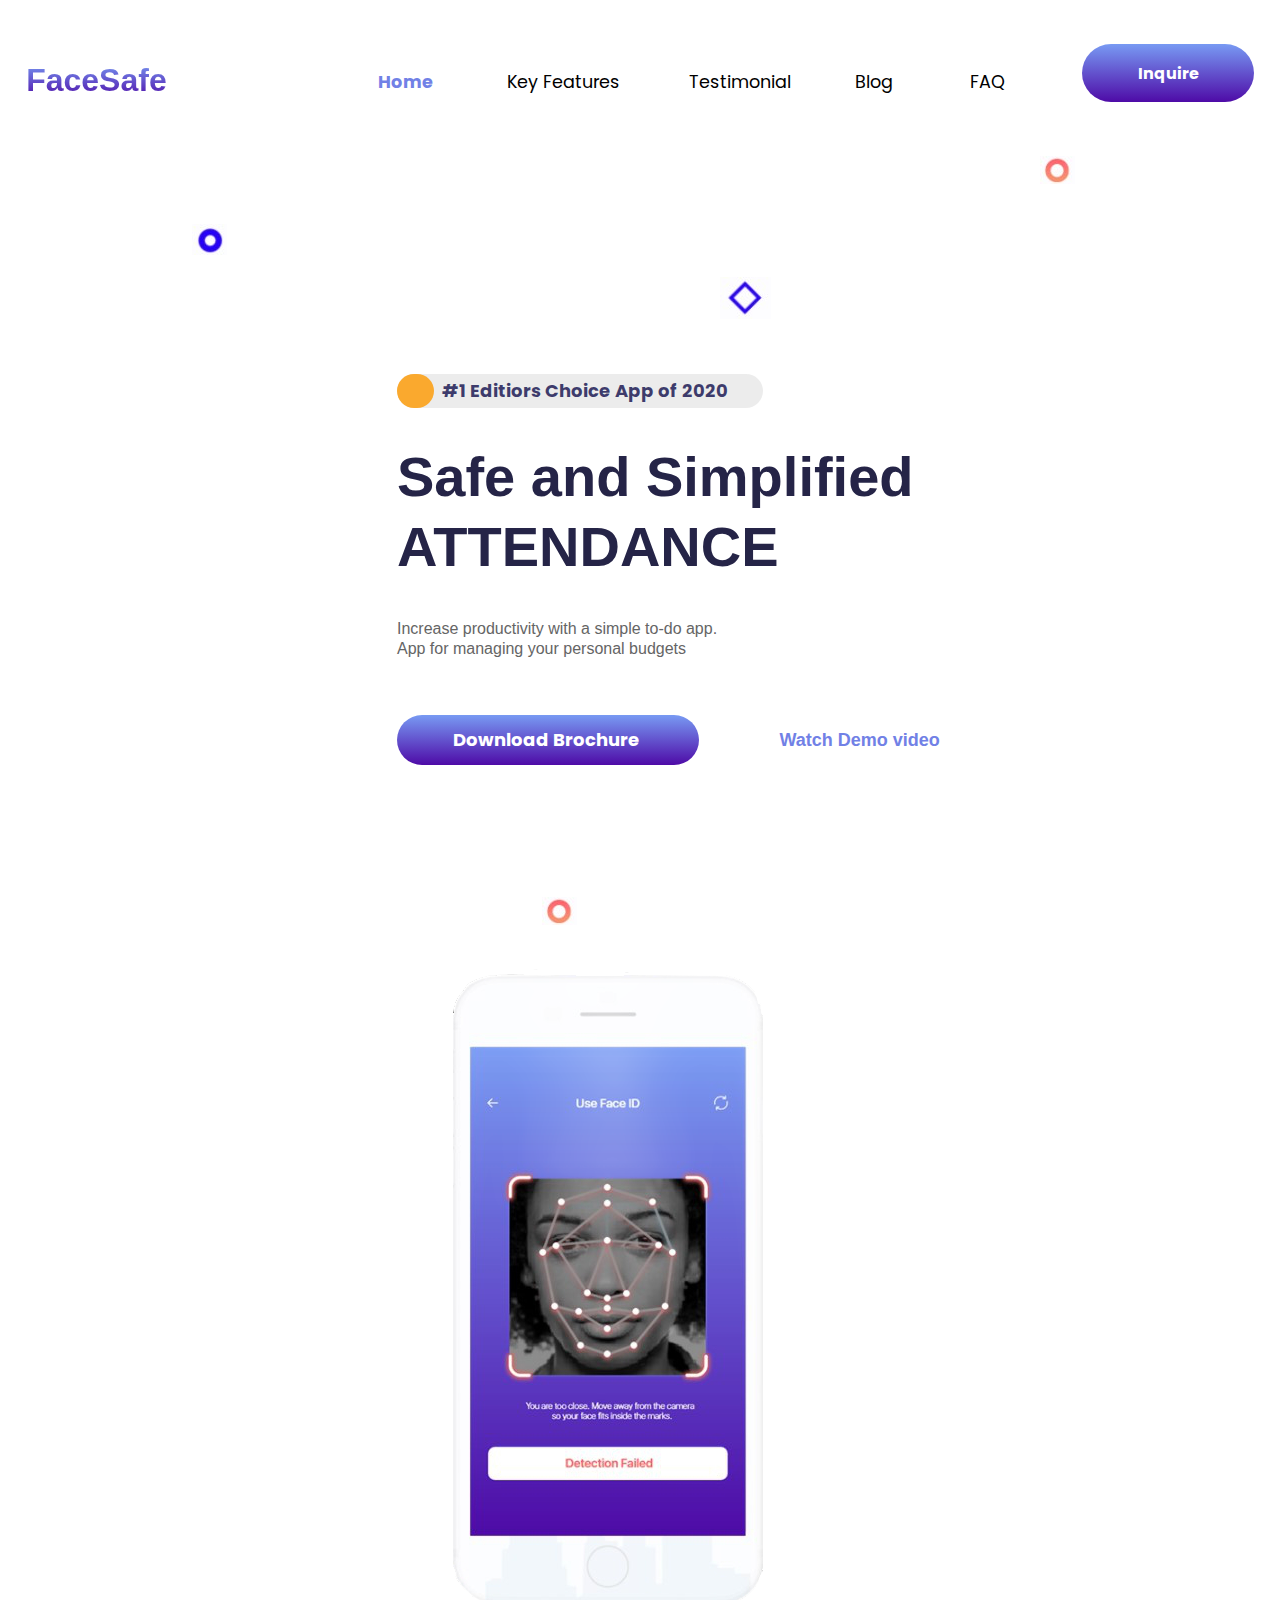
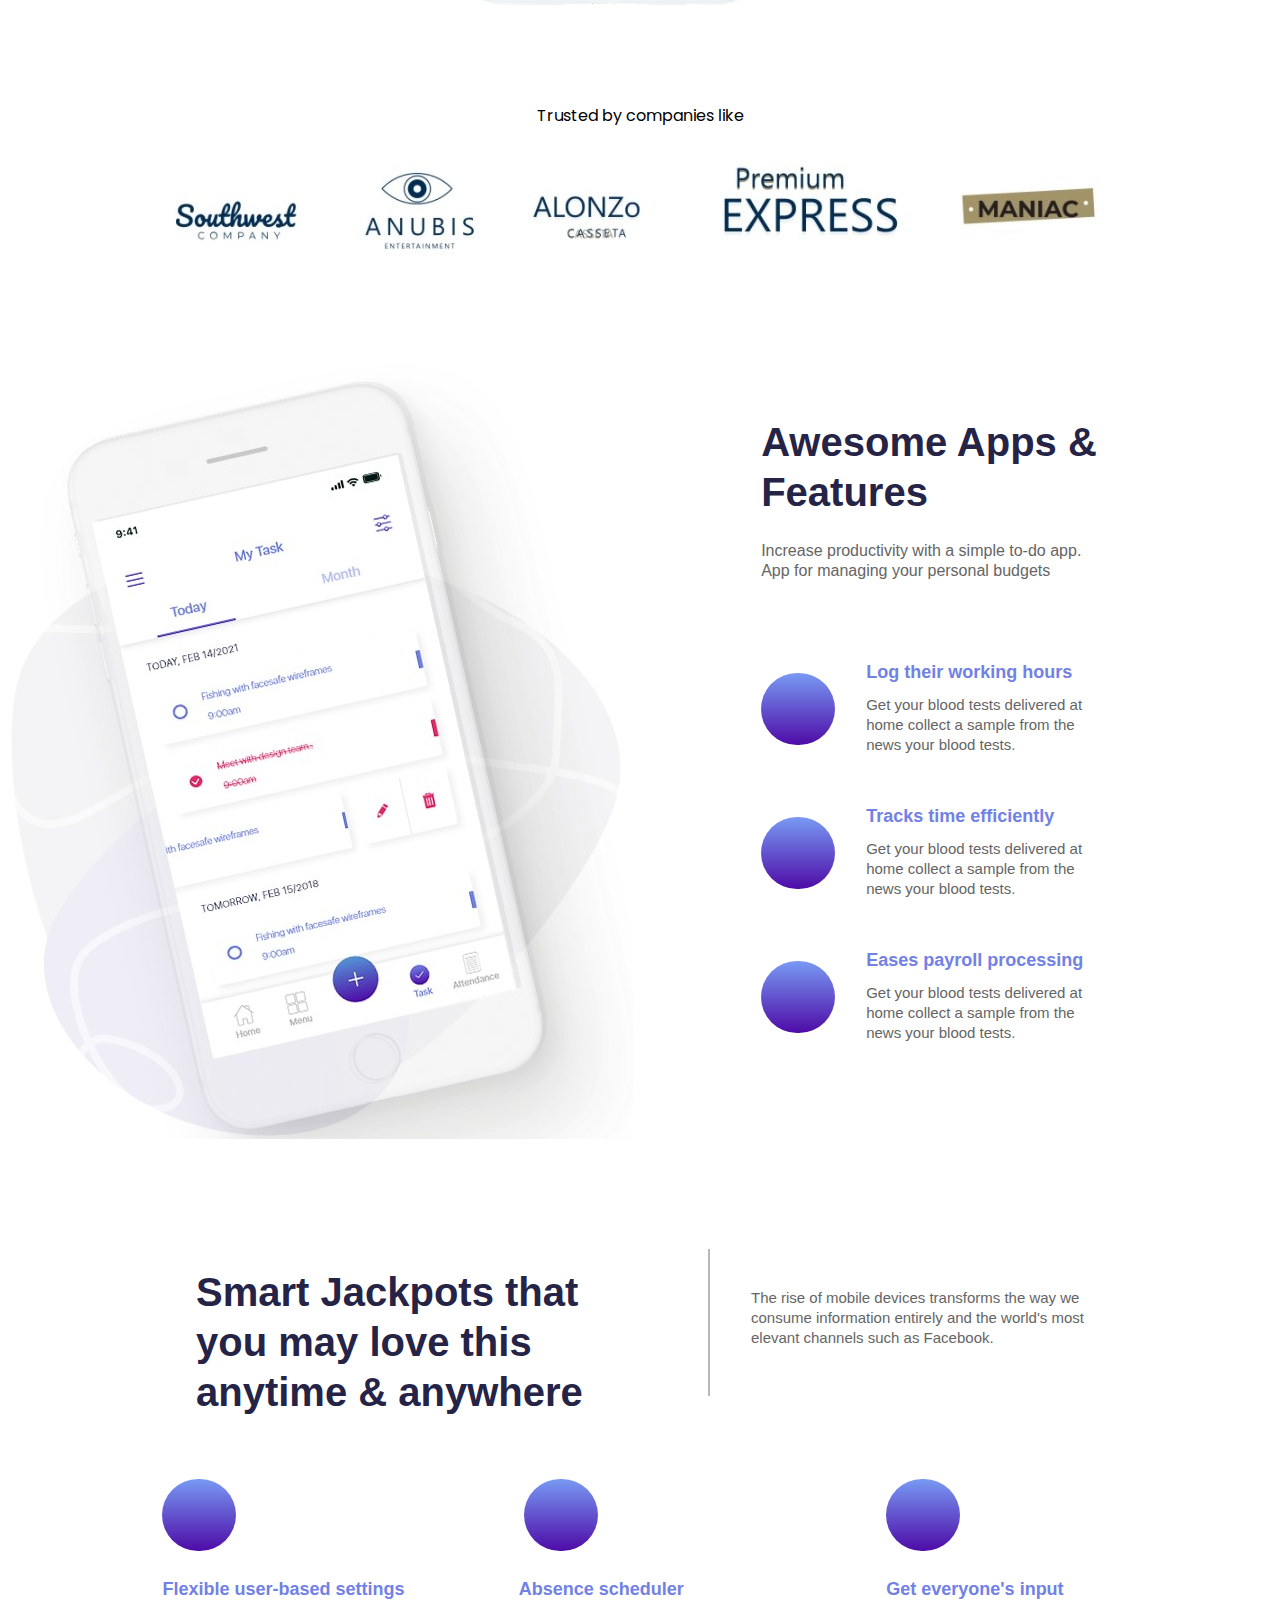
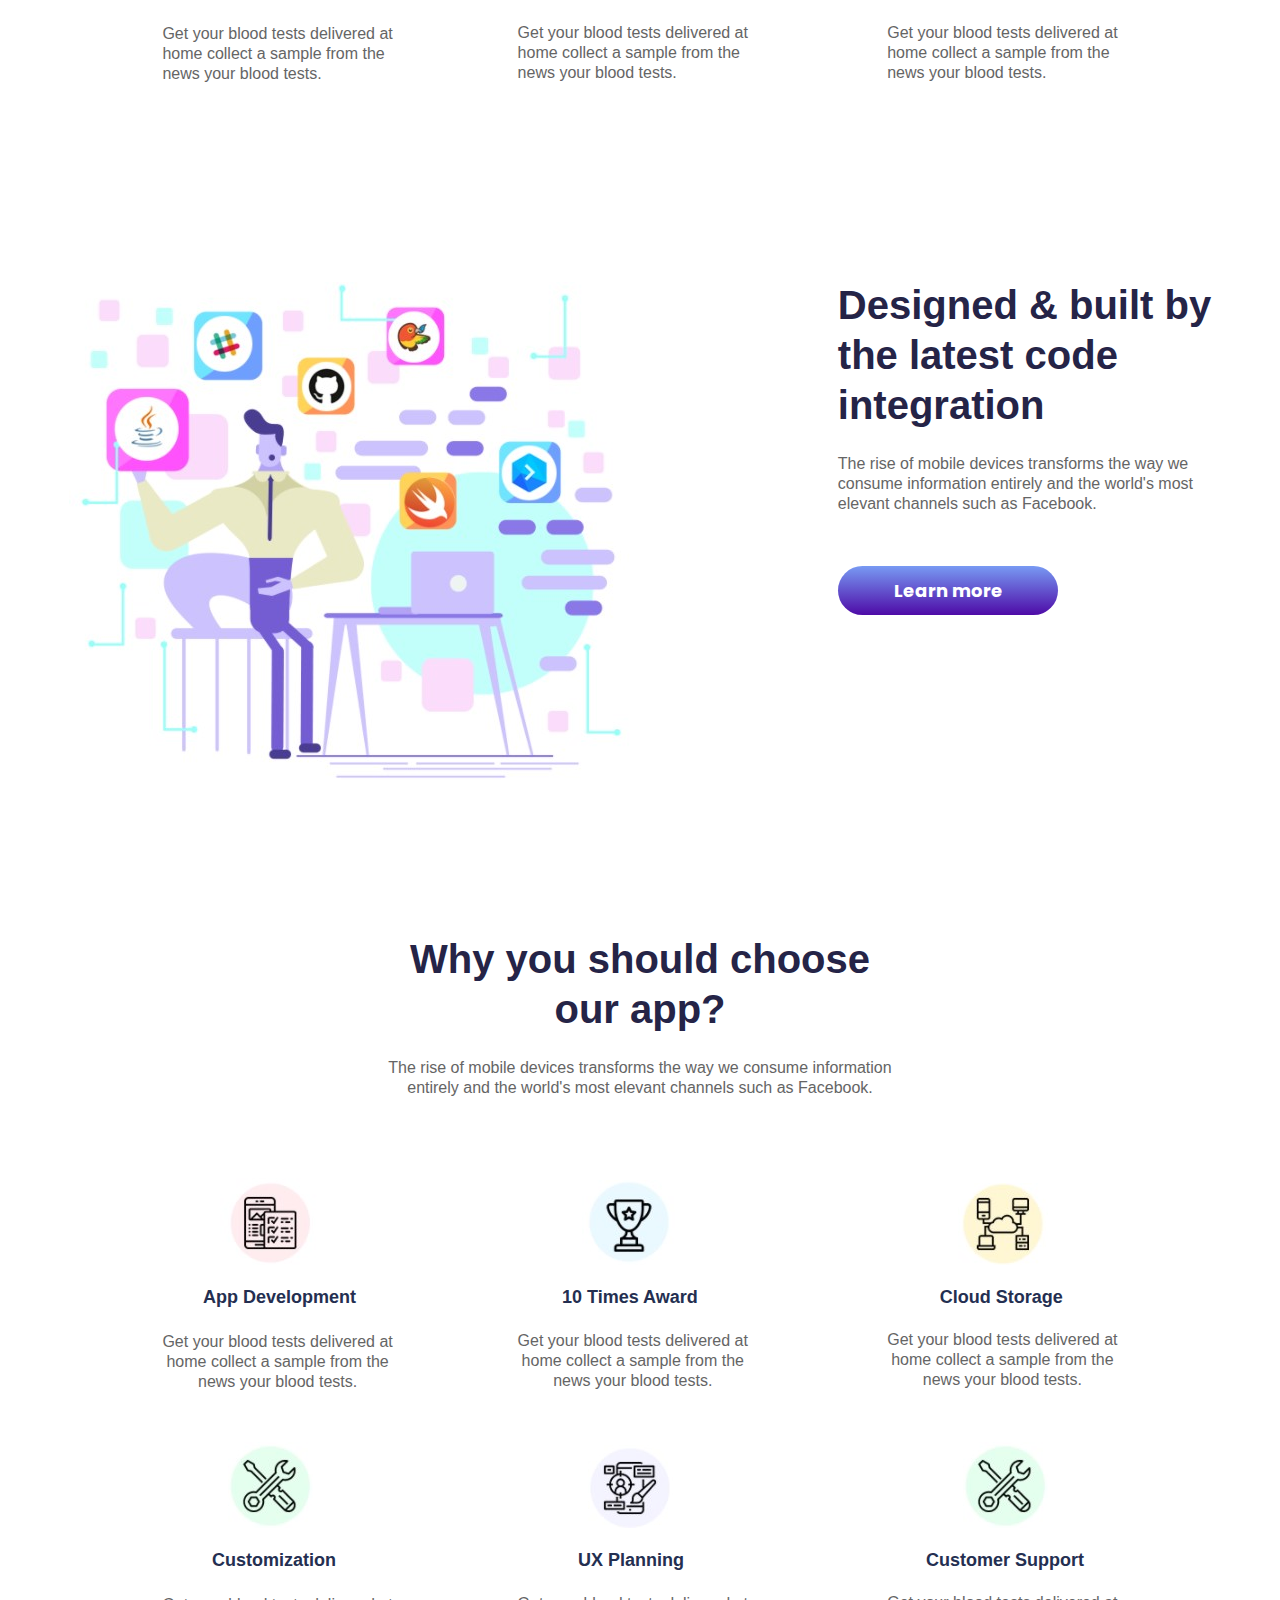
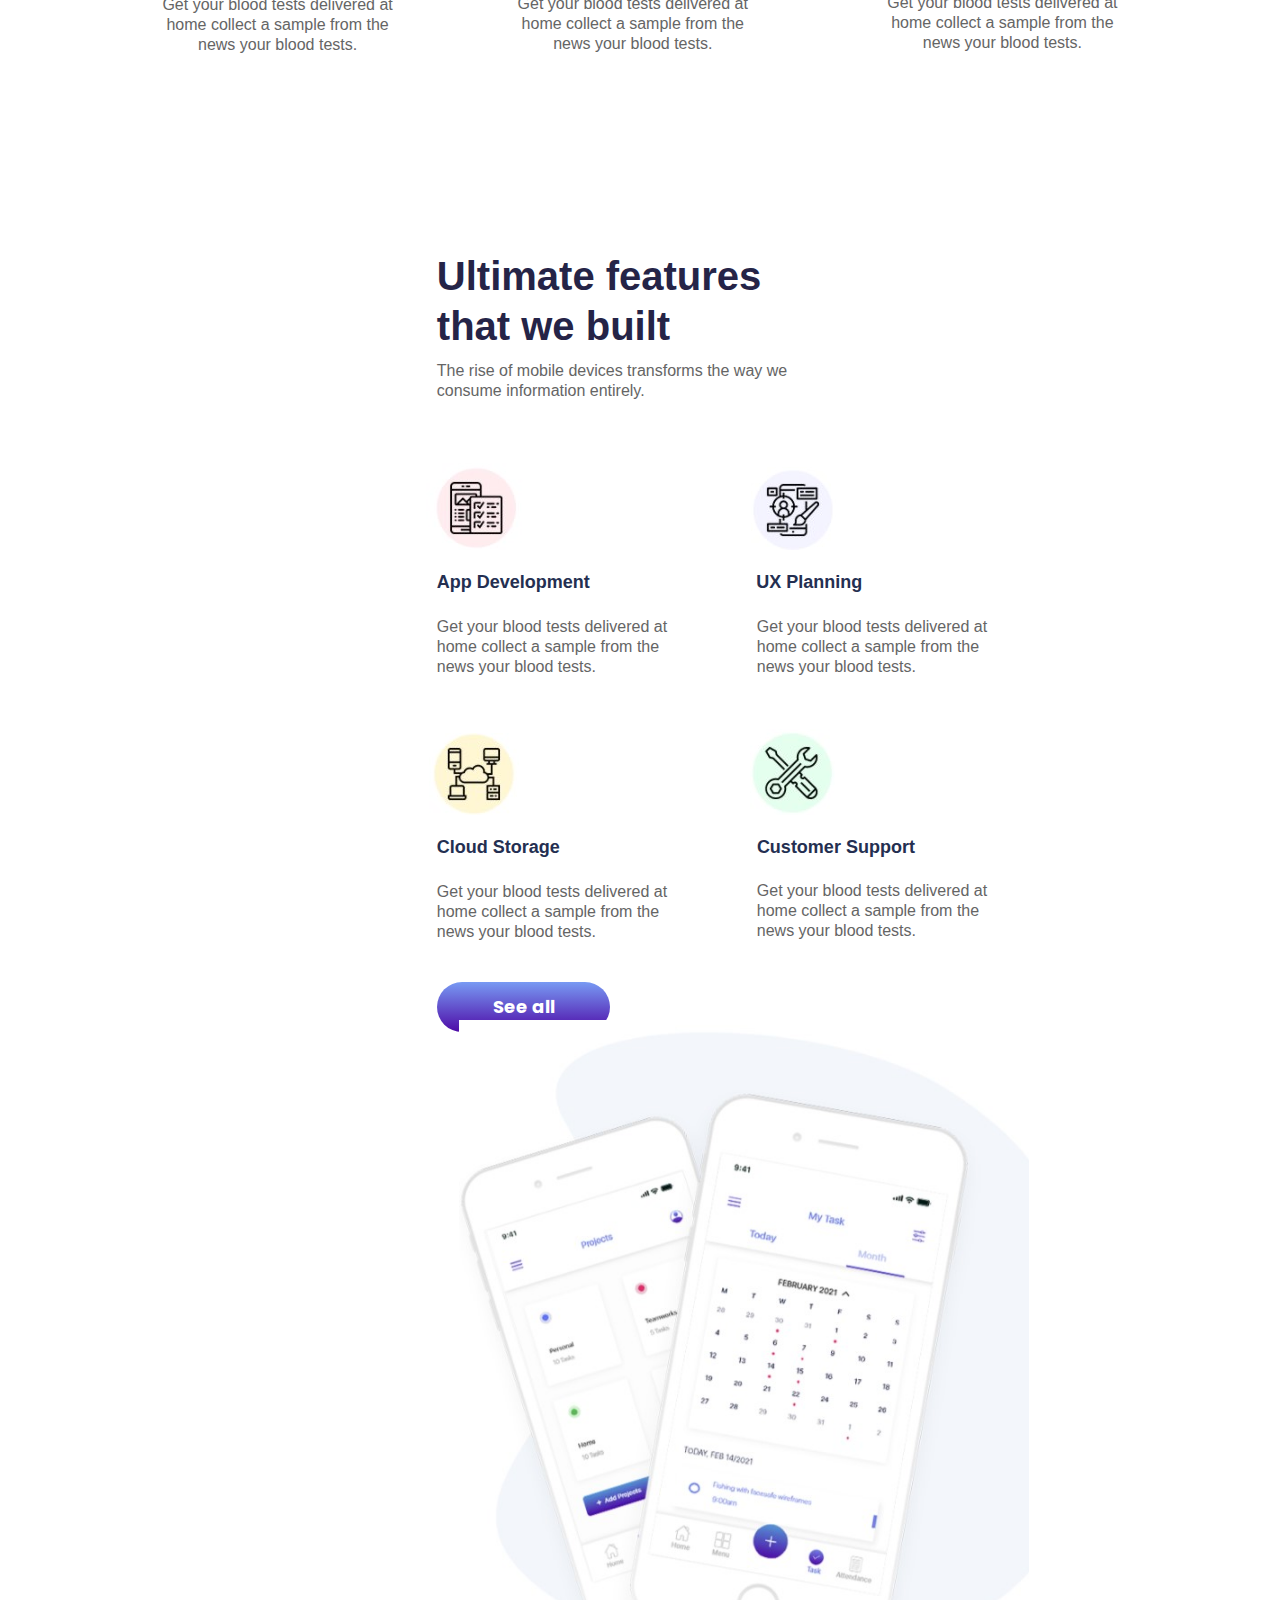
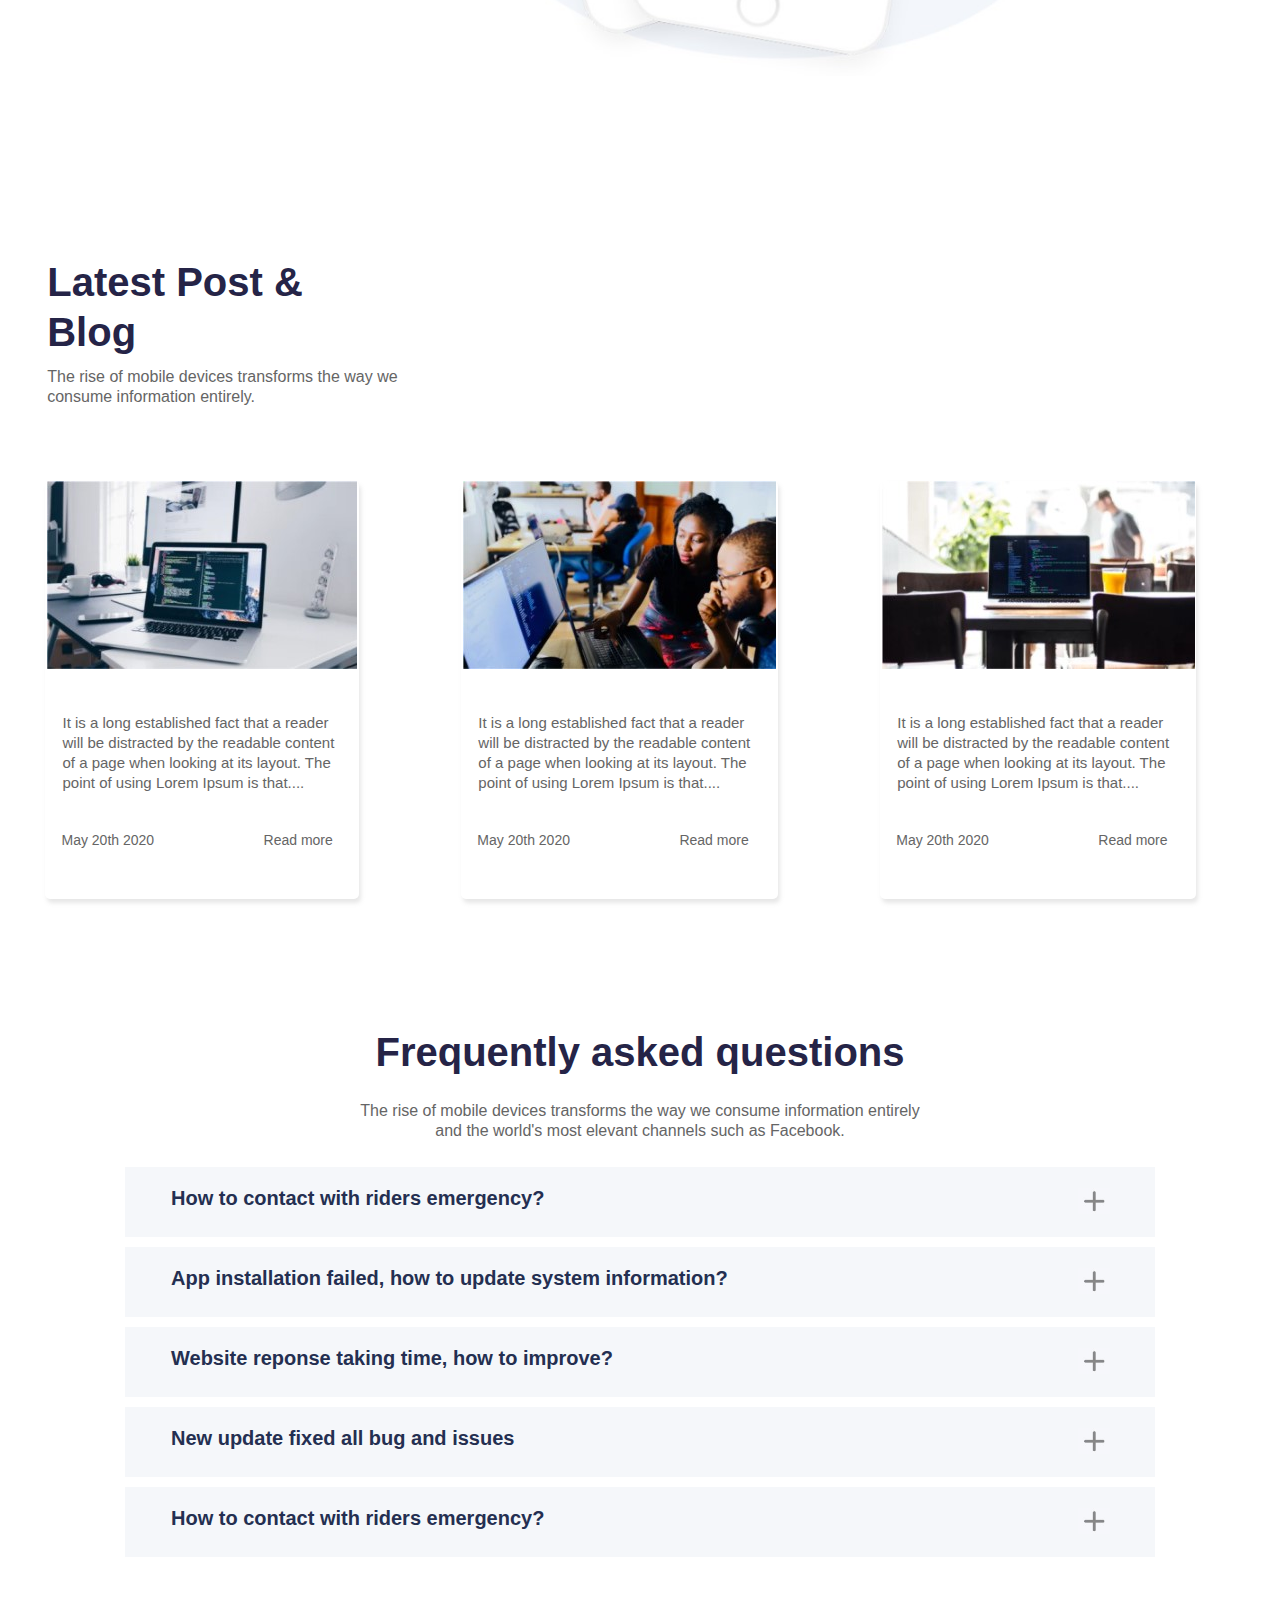
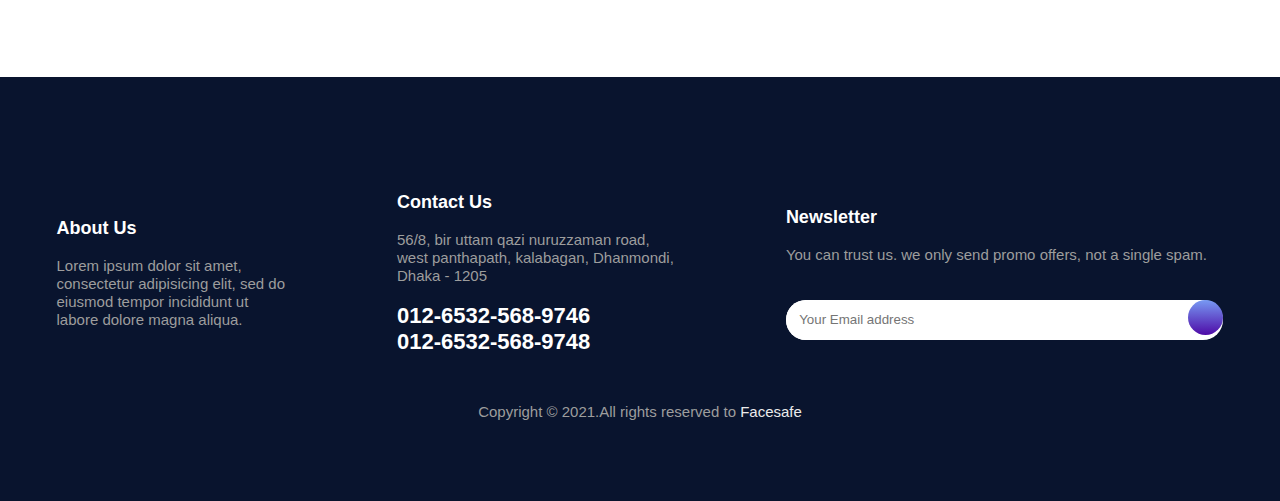
<file: AI/test/index.html>
<!DOCTYPE html>

<head>
    <title>
        Facesafe
    </title>

    <link href="css/style.css" rel="stylesheet" type="text/css" media="all">
    <link rel="stylesheet" type="text/css" href="https://fonts.googleapis.com/css?family=Poppins" />
    <script src="https://ajax.googleapis.com/ajax/libs/jquery/3.5.1/jquery.min.js"></script>
    <meta name="viewport" content="width=device-width, initial-scale=1.0">
    <script>
        // $(document).ready(function () {
        //     $("#whole").hide();
        //     $("#plus").click(function () {
        //         $("#whole").show();
        //         $("#plus").hide();

        //     });
        // });

        // $(document).ready(function () {
        //     $("#minus").click(function () {
        //         $("#whole").hide();
        //         $("#plus").show();

        //     });
        // });

        $(document).ready(function () {
            $(".whole").hide();
            $(".btn_p").click(function () {
                $(this).siblings(".whole").show();
                $(this).hide();
            });
        });

        $(document).ready(function () {
            $(".btn_m").click(function () {
                $(".whole").hide();
                $(".btn_p").show();
            });
        });
    </script>
</head>


<body class="Rectangle-4" style="font-family: 'Montserrat', sans-serif;">
    <div class="navi">
        <a href="#" style="text-decoration: none;" class="Gradient-Overlay">FaceSafe</a>
        <a href="#" style="text-decoration: none;" class="Home" id="active">Home</a>
        <a href="#" style="text-decoration: none;" class="Key-Features">Key Features</a>
        <a href="#" style="text-decoration: none;" class="Testimonial">Testimonial</a>
        <a href="#" style="text-decoration: none;" class="Blog">Blog</a>
        <a href="#" style="text-decoration: none;" class="FAQ">FAQ</a>

        <span class="Rectangle-1">
            <a href="#" class="Inquire">Inquire</a>
        </span>
    </div>
    <br><br><br>

    <!---------------------------------------------------------------------------------------------------------------------------------------------------------------->

    <img src="img/d3.jpg" style="margin-left: 65em;">
    <br><br><br>

    <img src="img/d1.jpg" style="margin-left: 12em;">
    <br><br>

    <img src="img/d2.jpg" style="margin-left: 45em;">
    <br><br><br><br>

    <!---------------------------------------------------------------------------------------------------------------------------------------------------------------->

    <div class="Vector-Smart-Object">
        <div style="margin-top: 10em;">
            <span class="Rectangle-x">
                <span class="Rectangle-x2"></span>
                <span class="Choice">&nbsp&nbsp#1 Editiors Choice App of 2020</span>
            </span>

            <h1 class="head1">Safe and Simplified<br>ATTENDANCE</h1>
            <h2 class="head2" style="line-height: 20px;">Increase productivity with a simple to-do app.<br> App for
                managing
                your personal budgets</h2>
            <br><br><br>

            <span class="Rectangle-y">
                <a href="#" class="down">Download Brochure</a>
            </span>

            <a href="#" class="demo">Watch Demo video</a href="#">
            <br><br><br><br><br><br><br><br><br>
            <img src="img/d3.jpg" style="margin-left: 15em;">
        </div>
        <div>
            <img src="img/phone.png" style="float: right; margin-right: 4em; margin-top: 2.5em;">
        </div>
    </div>

    <!---------------------------------------------------------------------------------------------------------------------------------------------------------------->

    <h3 class="head3" style="margin-top: 6em;">Trusted by companies like</h3>

    <div style="display: flex; flex: 0 0 100%; justify-content: center; ">
        <img src="img/companies.jpg">
    </div>
    <p><br><br><br></p>

    <!---------------------------------------------------------------------------------------------------------------------------------------------------------------->

    <div class="SmartJ" style="margin-left: -12em;">
        <img src="img/phone2.jpg" style="float:left;  max-width: 50%;">

        <div style=" margin-bottom: 5em;">
            <h4 class="head4">Awesome Apps &<br>Features</h4>
            <h5 class="head2" style="margin-left: 0; line-height: 20px;">Increase productivity with a simple to-do
                app.<br>
                App for managing
                your personal budgets</h5>
            <br><br><br>

            <div>
                <span class="demo2">Log their working hours</span><br>
                <span class="Rectangle-z2"></span>
                <p class="head2" style="font-size: 15px; line-height: 20px; margin-top: 0.8em; margin-left: 105px;">Get
                    your
                    blood tests
                    delivered at<br>home
                    collect a sample from the <br>news your blood tests.</p>
            </div><br><br>

            <div>
                <span class="demo2">Tracks time efficiently</span><br>
                <span class="Rectangle-z2"></span>
                <p class="head2" style="font-size: 15px; line-height: 20px; margin-top: 0.8em; margin-left: 105px;">Get
                    your
                    blood tests
                    delivered at<br>home
                    collect a
                    sample from the <br>news your blood tests.</p>
            </div><br><br>

            <div>
                <span class="demo2">Eases payroll processing</span><br>
                <span class="Rectangle-z2"></span>
                <p class="head2" style="font-size: 15px; line-height: 20px; margin-top: 0.8em; margin-left: 105px;">Get
                    your
                    blood tests
                    delivered at<br>home
                    collect a
                    sample from the <br>news your blood tests.</p>
            </div>
        </div>
    </div>

    <!---------------------------------------------------------------------------------------------------------------------------------------------------------------->

    <div class="SmartJ2">
        <div>
            <h7 class="head4" style="line-height: 50px;">Smart Jackpots that<br>you may love this<br>anytime & anywhere
            </h7>
            <div class="line"></div>
            <p class="head2" style="font-size: 15px; margin-left: 37em; margin-top: -7.2em; line-height: 20px;">The rise
                of
                mobile devices
                transforms the way we
                <br>consume information entirely and the world's most
                <br>elevant channels such as Facebook.
            </p>
            <br><br><br><br><br><br><br>
        </div>
        <div>
            <span class="Rectangle-z2"></span>
            <span class="Rectangle-z2" style="margin-left: 18em;"></span>
            <span class="Rectangle-z2" style="margin-left: 18em;"></span>
            <br><br><br><br><br>

            <span class="demo">Flexible user-based settings</span>
            <span class="demo" style="margin-left: 6.1em;">Absence scheduler</span>
            <span class="demo" style="margin-left: 11em;">Get everyone's input</span>

            <p class="head2" style="margin-left: 0; line-height: 20px;">Get your blood tests delivered at
                <br>home collect a sample from the
                <br>news your blood tests.
            </p>
            <p class="head2" style="margin-left: 22.2em; margin-top: -4.8em; line-height: 20px;">Get your blood tests
                delivered at
                <br>home collect a sample from the
                <br>news your blood tests.
            </p>
            <p class="head2" style="margin-left: 45.3em; margin-top: -4.8em; line-height: 20px;">Get your blood tests
                delivered at
                <br>home collect a sample from the
                <br>news your blood tests.
            </p>
        </div>
    </div>

    <!---------------------------------------------------------------------------------------------------------------------------------------------------------------->

    <div
        style="display: flex; flex-direction: row; column-gap: 6em; flex-wrap: wrap; flex:0 0 50%; justify-content: center; align-items: center;">
        <img src="img/allinOne.jpg" style="float:left;">
        <br><br>

        <div style="margin-bottom: 250px;">
            <h4 class="head4">Designed & built by
                <br>the latest code
                <br>integration
            </h4>
            <h5 class="head2" style="margin-left: 0;  line-height: 20px;">The rise of mobile devices transforms the way
                we
                <br>consume information entirely and the world's most
                <br>elevant channels such as Facebook.
            </h5>

            <br><br>
            <span class="Rectangle-y" style="margin-left: 0;">
                <a href="#" class="down">Learn more</a>
            </span>
        </div>
    </div>

    <!---------------------------------------------------------------------------------------------------------------------------------------------------------------->

    <div style="text-align: center; margin-top: 5em;">
        <h8 class="head4" style="line-height: 50px;">Why you should choose<br>our app?</h8>
        <h5 class="head2" style="margin-left: 0;  line-height: 20px;">The rise of mobile devices transforms the way we
            consume information
            <br>entirely and the world's most elevant channels such as Facebook.
        </h5>
    </div>

    <div class="SmartJ2" style="margin-top: 5em; ">
        <div>
            <img src="img/appDev.jpg" alt="" style="margin-left: 4.2em;">
            <img src="img/award.jpg" style="margin-left: 16.3em;">
            <img src="img/storage.jpg" style="margin-left: 17.4em;">
            <br><br>

            <span class="demo3" style="margin-left: 2.8em;">App Development</span>
            <span class="demo3" style="margin-left: 11.2em;">10 Times Award</span>
            <span class="demo3" style="margin-left: 13.2em;">Cloud Storage</span>

            <p class="head2" style="margin-left: 0; line-height: 20px; width: 250px;text-align: center;">Get your blood
                tests delivered at
                <br>home collect a sample from the
                <br>news your blood tests.
            </p>
            <p class="head2"
                style="margin-left: 22.2em; margin-top: -4.8em; line-height: 20px;width: 250px;text-align: center;">Get
                your
                blood tests
                delivered at
                <br>home collect a sample from the
                <br>news your blood tests.
            </p>
            <p class="head2"
                style="margin-left: 45.3em; margin-top: -4.8em; line-height: 20px;width: 250px;text-align: center;">Get
                your
                blood tests
                delivered at
                <br>home collect a sample from the
                <br>news your blood tests.
            </p><br><br>
        </div>
        <div>
            <img src="img/custom.jpg" alt="" style="margin-left: 4.7em;">
            <img src="img/ux.jpg" style="margin-left: 16.9em;">
            <img src="img/custom.jpg" style="margin-left: 17.9em;">
            <br><br>

            <span class="demo3" style="margin-left: 3.3em;">Customization</span>
            <span class="demo3" style="margin-left: 13.2em;">UX Planning</span>
            <span class="demo3" style="margin-left: 13.2em;">Customer Support</span>

            <p class="head2" style="margin-left: 0; line-height: 20px;width: 250px;text-align: center;">Get your blood
                tests
                delivered at
                <br>home collect a sample from the
                <br>news your blood tests.
            </p>
            <p class="head2"
                style="margin-left: 22.2em; margin-top: -4.8em; line-height: 20px;width: 250px;text-align: center;">Get
                your
                blood tests
                delivered at
                <br>home collect a sample from the
                <br>news your blood tests.
            </p>
            <p class="head2"
                style="margin-left: 45.3em; margin-top: -4.8em; line-height: 20px;width: 250px;text-align: center;">Get
                your
                blood tests
                delivered at
                <br>home collect a sample from the
                <br>news your blood tests.
            </p>
        </div>
    </div>

    <!---------------------------------------------------------------------------------------------------------------------------------------------------------------->

    <div class="SmartJ" style="column-gap: 2em; margin-left: 9em;">
        <div>
            <h4 class="head4">Ultimate features<br>that we built</h4>
            <h5 class="head2" style="margin-left: 0; margin-top: 10px  ; line-height: 20px;">The rise of mobile devices
                transforms the way we
                <br>consume information entirely.
            </h5><br><br>

            <img src="img/appDev.jpg" alt="" style="margin-left: -0.7em;">
            <img src="img/ux.jpg" style="margin-left: 14em;">
            <br><br>

            <span class="demo3">App Development</span>
            <span class="demo3" style="margin-left: 9em;">UX Planning</span>

            <p class="head2" style="margin-left: 0; line-height: 20px;">Get your blood tests
                delivered at
                <br>home collect a sample from the
                <br>news your blood tests.
            </p>
            <p class="head2" style="margin-left: 20em; margin-top: -4.8em; line-height: 20px;">Get
                your
                blood tests
                delivered at
                <br>home collect a sample from the
                <br>news your blood tests.
            </p><br><br>

            <img src="img/storage.jpg" alt="" style="margin-left: -0.5em;">
            <img src="img/custom.jpg" style="margin-left: 14.2em;">
            <br><br>

            <span class="demo3">Cloud Storage</span>
            <span class="demo3" style="margin-left: 10.7em;">Customer Support</span>

            <p class="head2" style="margin-left: 0; line-height: 20px;">Get your blood tests
                delivered at
                <br>home collect a sample from the
                <br>news your blood tests.
            </p>
            <p class="head2" style="margin-left: 20em; margin-top: -4.8em; line-height: 20px;">Get
                your
                blood tests
                delivered at
                <br>home collect a sample from the
                <br>news your blood tests.
            </p>
            <br><br>
            <span class="Rectangle-y" style="margin-left: 0;">
                <a href="#" class="down">See all</a>
            </span>
        </div>
        <div>
            <img src="img/phone3.jpg" style="float: right; max-width: 90%;" alt="">
        </div>
    </div>

    <!---------------------------------------------------------------------------------------------------------------------------------------------------------------->

    <div
        style="display: flex; flex-direction: row; flex: 0 0 50%; justify-content: center; align-items: center; margin-left: -52.2em;">
        <div>
            <h4 class="head4">Latest Post &<br>Blog</h4>
            <h5 class="head2" style="margin-left: 0; margin-top: 10px  ; line-height: 20px;">The rise of mobile devices
                transforms the way we
                <br>consume information entirely.
            </h5>
        </div>
    </div>

    <div class="SmartJ" style="column-gap: 4em;">
        <div class="Rectangle-2">
            <img src="img/ls1.jpg" alt="">
            <br><br>
            <span class="demo4">
                <p class="head2" style="margin-left: 1em; line-height: 20px; font-size: 15px;">It is a
                    long established fact
                    that a reader
                    <br>will be distracted by the readable content
                    <br>of a page when looking at its layout. The
                    <br>point of using Lorem Ipsum is that....
                </p><br>
            </span>
            <span class="head2" style="margin-left: 1em; font-size: 14px;">May 20th 2020</span>
            <a href="#" class="head2"
                style="margin-left: 7.5em; font-size: 14px; text-decoration: none; text-align: right ;">Read
                more</a>

        </div>

        <div class="Rectangle-2">
            <img src="img/ls2.jpg" alt="">
            <br><br>
            <span class="demo4">
                <p class="head2" style="margin-left: 1em; line-height: 20px; font-size: 15px;">It is a
                    long established fact
                    that a
                    reader
                    <br>will be distracted by the readable content
                    <br>of a page when looking at its layout. The
                    <br>point of using Lorem Ipsum is that....
                </p><br>
            </span>
            <span class="head2" style="margin-left: 1em; font-size: 14px;">May 20th 2020</span>
            <a href="#" class="head2"
                style="margin-left: 7.5em; font-size: 14px; text-decoration: none; text-align: right ;">Read
                more</a>

        </div>

        <div class="Rectangle-2">
            <img src="img/ls3.jpg" alt="">
            <br><br>
            <span class="demo4">
                <p class="head2" style="margin-left: 1em; line-height: 20px; font-size: 15px;">It is a
                    long established fact
                    that a
                    reader
                    <br>will be distracted by the readable content
                    <br>of a page when looking at its layout. The
                    <br>point of using Lorem Ipsum is that....
                </p><br>
            </span>
            <span class="head2" style="margin-left: 1em; font-size: 14px;">May 20th 2020</span>
            <a href="#" class="head2"
                style="margin-left: 7.5em; font-size: 14px; text-decoration: none; text-align: right ;">Read
                more</a>

        </div>
    </div>

    <!---------------------------------------------------------------------------------------------------------------------------------------------------------------->

    <div style="text-align: center; margin-top: 7em;">
        <h8 id="faq" class="head4" style="line-height: 50px;">Frequently asked questions</h8>
        <h5 class="head2" style="margin-left: 0;  line-height: 20px;">The rise of mobile devices transforms the way we
            consume information entirely
            <br>and the world's most elevant channels such as Facebook.
        </h5>
    </div>

    <div style="display: flex; flex-direction: column; justify-content: center; align-items: center; gap: 10px;">
        <div class="Rectangle-7">
            <span class="demo4">How to contact with
                riders emergency?</span>

            <button id="plus" class="btn_p">
                <img src="img/plus.jpg" alt="" style="height: 26px;  margin-bottom: -6px; ">
            </button>

            <span id="whole" class="whole">
                <button id="minus" class="btn_m">
                    <img src="img/minus.jpg" alt="" style="height: 10px;  margin-top: 10px;">
                </button>
                <br>
                <p id="content" class="head2"
                    style="margin-left: 1em; line-height: 24px; font-size: 16px; max-width: 850px; margin-bottom: 0; ">
                    Leverage agile
                    frameworks to provide a robust synopsis for high level overviews. Iterative approaches to
                    <br>collaborative thinking to further the overall value proposition. Organically grow the holistic
                    world view of disruptive innovation via
                    <br>workplace diversity and empowerment. Bring to the table win-win survival strategies to proactive
                    domination.
                </p>
            </span>
        </div>

        <div class="Rectangle-7">
            <span class="demo4">App installation failed, how to update system information?</span>

            <button id="plus" class="btn_p">
                <img src="img/plus.jpg" alt="" style="height: 26px;  margin-bottom: -6px;">
            </button>

            <span id="whole" class="whole">
                <button id="minus" class="btn_m">
                    <img src="img/minus.jpg" alt="" style="height: 10px;  margin-top: 10px;">
                </button>
                <br>
                <p id="content" class="head2"
                    style="margin-left: 1em; line-height: 24px; font-size: 16px; max-width: 850px; margin-bottom: 0; ">
                    Leverage agile
                    frameworks to provide a robust synopsis for high level overviews. Iterative approaches to
                    <br>collaborative thinking to further the overall value proposition. Organically grow the holistic
                    world view of disruptive innovation via
                    <br>workplace diversity and empowerment. Bring to the table win-win survival strategies to proactive
                    domination.
                </p>
            </span>
        </div>

        <div class="Rectangle-7">
            <span class="demo4">Website reponse taking time, how to improve?</span>

            <button id="plus" class="btn_p">
                <img src="img/plus.jpg" alt="" style="height: 26px;  margin-bottom: -6px;">
            </button>

            <span id="whole" class="whole">
                <button id="minus" class="btn_m">
                    <img src="img/minus.jpg" alt="" style="height: 10px;  margin-top: 10px;">
                </button>
                <br>
                <p id="content" class="head2"
                    style="margin-left: 1em; line-height: 24px; font-size: 16px; max-width: 850px; margin-bottom: 0; ">
                    Leverage agile
                    frameworks to provide a robust synopsis for high level overviews. Iterative approaches to
                    <br>collaborative thinking to further the overall value proposition. Organically grow the holistic
                    world view of disruptive innovation via
                    <br>workplace diversity and empowerment. Bring to the table win-win survival strategies to proactive
                    domination.
                </p>
            </span>
        </div>

        <div class="Rectangle-7">
            <span class="demo4">New update fixed all bug and issues</span>

            <button id="plus" class="btn_p">
                <img src="img/plus.jpg" alt="" style="height: 26px;  margin-bottom: -6px;">
            </button>

            <span id="whole" class="whole">
                <button id="minus" class="btn_m">
                    <img src="img/minus.jpg" alt="" style="height: 10px;  margin-top: 10px;">
                </button>
                <br>
                <p id="content" class="head2"
                    style="margin-left: 1em; line-height: 24px; font-size: 16px; max-width: 850px; margin-bottom: 0; ">
                    Leverage agile
                    frameworks to provide a robust synopsis for high level overviews. Iterative approaches to
                    <br>collaborative thinking to further the overall value proposition. Organically grow the holistic
                    world view of disruptive innovation via
                    <br>workplace diversity and empowerment. Bring to the table win-win survival strategies to proactive
                    domination.
                </p>
            </span>
        </div>

        <div class="Rectangle-7">
            <span class="demo4">How to contact with riders emergency?</span>

            <button id="plus" class="btn_p">
                <img src="img/plus.jpg" alt="" style="height: 26px;  margin-bottom: -6px;">
            </button>

            <span id="whole" class="whole">
                <button id="minus" class="btn_m">
                    <img src="img/minus.jpg" alt="" style="height: 10px;  margin-top: 10px;">
                </button>
                <br>
                <p id="content" class="head2"
                    style="margin-left: 1em; line-height: 24px; font-size: 16px; max-width: 850px; margin-bottom: 0; ">
                    Leverage agile
                    frameworks to provide a robust synopsis for high level overviews. Iterative approaches to
                    <br>collaborative thinking to further the overall value proposition. Organically grow the holistic
                    world view of disruptive innovation via
                    <br>workplace diversity and empowerment. Bring to the table win-win survival strategies to proactive
                    domination.
                </p>
            </span>
        </div>
    </div>

    <!---------------------------------------------------------------------------------------------------------------------------------------------------------------->

    <div class="foot">
        <div>
            <span class="fhead">About Us</span>
            <br><br>
            <span class="fcont">Lorem ipsum dolor sit amet,
                <br>consectetur adipisicing elit, sed do
                <br>eiusmod tempor incididunt ut
                <br>labore dolore magna aliqua.</span>
        </div>

        <div>
            <span class="fhead">Contact Us</span>
            <br><br>
            <span class="fcont">56/8, bir uttam qazi nuruzzaman road,
                <br>west panthapath, kalabagan, Dhanmondi,
                <br>Dhaka - 1205</span>
            <br><br>
            <span class="fhead" style="font-size: 22px;">012-6532-568-9746</span><br>
            <span class="fhead" style="font-size: 22px;">012-6532-568-9748</span>
        </div>

        <div>
            <span class="fhead">Newsletter</span>
            <br><br>
            <span class="fcont">You can trust us. we only send promo offers, not a single spam.</span><br><br><br>
            <div class="form">
                <input type="text" placeholder="Your Email address" name="news" id="news" class="newsbox">
                <input type="submit" value="" class="sub">
            </div>
        </div>
        <div class="copy">
            <div>
                <span class="fcont">Copyright © 2021.All rights reserved to
                    <span class="fcont" style="color: #ebebeb;">Facesafe</span></span>
            </div>
        </div>
    </div>
</body>
</file>
<file: AI/test/css/style.css>
.Rectangle-4 {
  /* width: 100%;
  height: 1002px; */
  /* width: 1706.670px;
  height: 100%;
  transform-origin: top left;
  transform: scale(80%); */
  width: 100%;
  height: fit-content;
  flex-grow: 0;
  padding: 60px 0 0;
  margin: 0;
  background-color: #ffffff21;
  font-family: Poppins;
  white-space:nowrap;
}

.navi{
  display: flex;
  flex-wrap: wrap;
  flex-direction: row;
  column-gap: 5em;
  justify-content: center;
  align-items: center;
  row-gap: 2em;
}

.Gradient-Overlay {
  flex-grow: 0;
  /* margin: 13.7px 4em 78.7px 5em; */
  margin-right: 3em;
  background-image: linear-gradient(to bottom, #789af3, #4e0ba7);
  -webkit-text-fill-color: transparent;
  -webkit-background-clip: text;
  font-size: 2em;
  font-weight: bold;
}

#active{
  font-weight: bold;
  color: #7181e6;
}

.Home {
  width: 49px;
  height: 24px;
  /* margin: 18px 40px 74px 30px; */
  margin-left: 2em;
  font-family: Poppins;
  font-size: 16px;
  font-weight: normal;
  font-stretch: normal;
  font-style: normal;
  line-height: normal;
  letter-spacing: normal;
  text-align: left;
  color: var(--h);
  font-size: 1.1em;
}

.Key-Features {
  width: 102px;
  height: 24px;
  /* margin: 18px 40px 74px; */
  font-family: Poppins;
  font-size: 16px;
  font-weight: normal;
  font-stretch: normal;
  font-style: normal;
  line-height: normal;
  letter-spacing: normal;
  text-align: left;
  color: var(--h);
  font-size: 1.1em;
}

.Testimonial {
  width: 86px;
  height: 24px;
  /* margin: 18px 40px 74px; */
  font-family: Poppins;
  font-size: 16px;
  font-weight: normal;
  font-stretch: normal;
  font-style: normal;
  line-height: normal;
  letter-spacing: normal;
  text-align: left;
  color: var(--h);
  font-size: 1.1em;
}

.Blog {
  width: 35px;
  height: 24px;
  /* margin: 18px 40px 74px; */
  font-family: Poppins;
  font-size: 16px;
  font-weight: normal;
  font-stretch: normal;
  font-style: normal;
  line-height: normal;
  letter-spacing: normal;
  text-align: left;
  color: var(--h);
  font-size: 1.1em;
}

.FAQ {
  width: 32px;
  height: 24px;
  /* margin: 18px 40px 74px 40px; */
  font-family: Poppins;
  font-size: 16px;
  font-weight: normal;
  font-stretch: normal;
  font-style: normal;
  line-height: normal;
  letter-spacing: normal;
  text-align: left;
  color: var(--h);
  font-size: 1.1em;
}

.Rectangle-1 {
  text-align: center;
  flex-grow: 0;
  /* margin: 0 0 59px 30px; */
  margin-top: -1em;
  padding: 17.1px 55.1px 15.9px 55.9px;
  border-radius: 5em;
  background-image: linear-gradient(to bottom, #789af3, #4e0ba7);
}

.Inquire {
  width: 59px;
  height: 24px;
  flex-grow: 0;
  font-family: Poppins;
  font-size: 16px;
  font-weight: bold;
  font-stretch: normal;
  font-style: normal;
  line-height: normal;
  letter-spacing: normal;
  text-align: left;
  color: #ffffff;
  text-decoration: none;
}

.Vector-Smart-Object {
  margin-top: -10em;
  display: flex;
  flex-direction: row;
  flex: 0 0 50%;
  column-gap: 16em;
  flex-wrap: wrap;
  justify-content: center;
  align-items: center;
}

.bgDes{
  font-size: 2em;
  font-weight: bolder;
  color: #0600c2;
  margin-left: 7em;
}

.Rectangle-x {
  width: 170px;
  height: 57px;
  flex-grow: 0;
  margin: 0 215px 59px 95px;
  padding: 8.5px 35.1px 8.1px 0;
  border-radius: 5em;
  background-image: linear-gradient(to top, #ececec, #ececec);
}

.Rectangle-x2 {
  width: 170px;
  height: 57px;
  flex-grow: 0;
  margin: 0 0 59px 0;
  padding: 8.5px 20px 8.1px 17px;
  border-radius: 5em;
  background-image: linear-gradient(to top, #faa92e, #faa92e);
}

.Choice {
  width: 59px;
  height: 24px;
  flex-grow: 0;
  font-family: Poppins;
  font-size: 18px;
  font-weight: bold;
  font-stretch: normal;
  font-style: normal;
  line-height: normal;
  letter-spacing: normal;
  text-align: left;
  color: #030142bf;
}

.head1{
  margin-left: 95px;
  font-size: 3.5em;
  font-style: poppins;
  color: #252447;
  font-weight: bold;
  line-height: 70px;
}

.head2{
  margin-left: 95px;
  margin-top: 1.5em;
  font-size: 1em;
  font-style: poppins;
  color: #656565;
  font-weight: normal;
}

.head3{
  /* width: 208px;
  height: 24px; */
  width: auto;
  flex-grow: 0;
  /* margin: 0 406.7px 20.2px 406px; */
  font-family: Poppins;
  font-size: 16px;
  font-weight: normal;
  font-stretch: normal;
  font-style: normal;
  line-height: normal;
  letter-spacing: normal;
  text-align: left;
  color: var(--h);
  text-align: center;
}

.head4{
  margin-bottom: 0;
  font-size: 2.5em;
  font-style: poppins;
  color: #252447;
  font-weight: bold;
  line-height: 50px;
}

.Rectangle-y {
  width: 170px;
  height: 57px;
  flex-grow: 0;
  margin: 0px 80px 59px 95px;
  padding: 17.1px 55.1px 15.9px 55.9px;
  border-radius: 5em;
  background-image: linear-gradient(to bottom, #789af3, #4e0ba7);
}

.down {
  width: 59px;
  height: 24px;
  flex-grow: 0;
  font-family: Poppins;
  font-size: 18px;
  font-weight: bold;
  font-stretch: normal;
  font-style: normal;
  line-height: normal;
  letter-spacing: normal;
  text-align: left;
  color: #ffffff;
  text-decoration: none;
}

.demo{
  font-size: 18px;
  font-style: poppins;
  color: #7181e6;
  font-weight: normal; 
  font-weight: bold;
  text-decoration: none;
}

.demo2{
  font-size: 18px;
  font-style: poppins;
  color: #7181e6;
  font-weight: normal; 
  font-weight: bold;
  text-decoration: none;
  margin-left: 105px; 
}

.demo3{
  font-size: 18px;
  font-style: poppins;
  color: #242f51;
  font-weight: normal; 
  font-weight: bold;
  text-decoration: none;
}

.demo4{
  font-size: 18px;
  font-style: poppins;
  color: #242f51;
  font-weight: normal; 
  font-weight: bold;
  text-decoration: none;
   font-size: 20px; 
   margin-bottom: 1em;
}

.Rectangle-z2 {
  float: left;
  margin-top: -10px;
  flex-grow: 0;
  /* margin: 0 0 59px 0; */
  padding: 36px 37px;
  border-radius: 5em;
  background-image: linear-gradient(to bottom, #789af3, #4e0ba7);
}

.SmartJ{
 margin-bottom: 8em;
 flex-wrap: wrap;
 display: flex;
 flex-direction: row;
 flex: 0 0 50%;
 column-gap: 8em;
 justify-content: center;
 align-items: center;
}

.SmartJ2{
 margin-bottom: 8em; 
 display: flex;
 flex-direction: column;
 flex: 0 0 50%;
 flex-wrap: wrap;
 justify-content: center;
 align-items: center;
}

.line {
  width: 2px;
  height: 147px;
  flex-grow: 0;
  opacity: 0.4;
  background-color: #4b4a48;
  margin-top: -10.5em;
  margin-left: 32em;
}

.Rectangle-2 {
  width: fit-content;
  height: 390px;
  margin: 47px 38.4px 0 0;
  padding: 0 1.2px 28px 2.3px;
  border-radius: 5px;
  box-shadow: 2px 4px 4px 0 rgba(160, 160, 160, 0.25);
  background-color: #ffffff;
}

.Rectangle-7 {
  justify-content: space-between;
  width: 945px;
  height: fit-content;
  flex-grow: 0;
  margin: 0;
  padding: 20px 39px 25px 46px;
  background-color: #f5f7fa;
}

.btn_p{
  border: none;
  background-color: transparent;
  float: right;
}

.btn_m{
  border: none;
  background-color: transparent;
  float: right;
}

.faq{
  display: flex; 
  flex-direction: column; 
  justify-content: center; 
  align-items: center; 
  gap: 10px;
  width: 945px;
  margin-left: 30em;
}

.foot{
  display: flex;
  flex-direction: row;
  column-gap: 7em;
  row-gap: 3em;
  height: fit-content;
  flex-grow: 0;
  flex-wrap: wrap;
  margin: 120px 0 0;
  padding: 114.4px 0 5em 0;
  background-color: #09142e;
  justify-content: center;
  align-items: center;
}

.fhead{
  font-size: 18px;
  font-weight: bold;
  color: rgb(255, 255, 255);
}

.fcont{
  font-size: 15px;
  font-weight: normal;
  color: #9d9d9d;
}

.newsbox{
  width: 29em;
  min-height: 2.5em;
  background-color: white;
  border-radius: 3em;
  border: none;
  padding-left: 1em; 
}

.sub{
  margin-bottom: 20px;
  flex-grow: 0;
  padding: 17.8px;
  border: none;
  border-radius: 2em;
  background-image: linear-gradient(to bottom, #789af3, #4e0ba7);
}

.form{
  width: fit-content;
  height: 2.5em;
  display: flex;
  flex-direction: row;
  flex-grow: 2;
  background-color: white;
  border-radius: 3em;
  border: none;
}

.copy{
  display: flex;
  flex-direction: row;
  flex: 1 0 50%;
  justify-content: center;
  align-items: center;
}

.agile_form input::placeholder {
  padding-left: 10px;
}
.agile_form input[type="text"],
.agile_form input[type="email"],
.agile_form input[type="tel"] {
  padding: 0.8em 1em;
  box-sizing: border-box;

  color: #fff;
  font-size: 0.9em;
  outline: none;
  border: 1px solid #feba02;
  background: transparent;
  letter-spacing: 1px;
  -webkit-appearance: none;
  width: 32.3%;
  -webkit-transition: 0.5s all;
  -moz-transition: 0.5s all;
  -o-transition: 0.5s all;
  -ms-transition: 0.5s all;
  transition: 0.5s all;
}
.agile_form input[type="email"] {
  margin: 0 1em;
}
.w3_agile-textarea {
  margin: 1em 2em 1em 1em;
  margin-top: 1em;
  padding: 1em;
}
.agile_form textarea {
  font-size: 0.9em;
  color: #fff;
  padding: 1em 2em 1em 1em;
  margin: 1em 0em 1em 0em;
  width: 100%;
  outline: none;
  resize: none;
  height: 7em;
  border: 1px solid #feba02;
  background: transparent;
  letter-spacing: 1px;
  -webkit-transition: 0.5s all;
  -moz-transition: 0.5s all;
  -o-transition: 0.5s all;
  -ms-transition: 0.5s all;
  transition: 0.5s all;
}
.agileits_w3layouts-form {
  margin-top: 2em;
  padding: 0em;
}
.agileits_w3layouts-form input[type="submit"] {
  color: #000;
  padding: 0.8em;

  font-size: 0.9em;
  cursor: pointer;
  border: none;
  background: #feba02;
  outline: none;
  font-weight: 600;
  text-transform: uppercase;
  width: 20%;
  display: block;
  letter-spacing: 1px;
  border: 1px solid #000;
}

.agileits_w3layouts-form input[type="submit"]:hover {
  background: transparent;
  border: 1px solid #feba02;
  color: #feba02;
}
.w3-field {
  padding: 0;
}
.agileits_w3layouts-form ::-webkit-input-placeholder {
  color: #fff;
}
.agileits_w3layouts-form :-moz-placeholder {
  /* Firefox 18- */
  color: #fff;
}
.agileits_w3layouts-form ::-moz-placeholder {
  /* Firefox 19+ */
  color: #fff;
}
.agileits_w3layouts-form :-ms-input-placeholder {
  color: #fff;
}
.jarallax {
  position: relative;
  background-size: cover;
  background-repeat: no-repeat;
  background-position: 50% 50%;
}
/*-- //contact --*/
/*-- footer --*/
.agileits_w3layouts-map iframe {
  width: 100%;
  min-height: 300px;
}
.agile-footer {
  background: #feba02;
}
.w3_agile-copyright {
  padding: 1em 0;
}
.w3_agile-copyright p {
  color: #fff;
  font-size: 1.1em;
  font-weight: 500;
}
.w3_agile-copyright a {
  color: #fff;
}
.w3_agile-copyright a:hover {
  color: #003580;
}

/* -- Footer _reponsive ---*/

@media screen and (max-width: 1680px) {
  .agile_form input[type="text"],
  .agile_form input[type="tel"],
  .agile_form input[type="email"] {
    width: 32.1%;
  }
}

@media screen and (max-width: 991px) {
  .agile_form input[type="text"],
  .agile_form input[type="tel"],
  .agile_form input[type="email"] {
    width: 31.8%;
  }
}
@media screen and (max-width: 768px) {
  .agile_form input[type="text"],
  .agile_form input[type="tel"],
  .agile_form input[type="email"] {
    width: 31.7%;
  }
}
@media screen and (max-width: 667px) {
  .agile_form input[type="text"],
  .agile_form input[type="tel"],
  .agile_form input[type="email"] {
    width: 31.5%;
  }
}
@media screen and (max-width: 580px) {
  .agile_form input[type="text"],
  .agile_form input[type="tel"],
  .agile_form input[type="email"] {
    width: 90%;
    display: flex;
    margin-top: 5px;
  }
  .agile_form input[type="email"] {
    margin-left: 0px;
  }
}

.container {
  padding-right: 15px;
  padding-left: 15px;
  margin-right: auto;
  margin-left: auto;
  max-width: 100%;
  box-sizing: border-box;
}

@media only screen and (max-width: 600px) {
  .sides {
    display: block;
    width: 100%;
    flex-direction: column;
  }

  .form_grp {
    margin: 0;
  }
}

.modal-body {
  width: 500px;
}

.contact_container {
  border: 1px solid black;
  background-color: red;
  width: 1000px;
}

.form_container {
  height: 100%;
  margin: 10px;
  background-size: cover;
  background-repeat: no-repeat;
}

.modal-dialog .modal-body {
  height: 400px;
}
.form-group {
  margin: 10px;
}

.form-grps {
  display: flex;
  width: 27%;
}
.container-box {
  position: fixed;

  display: inline-block;
  padding: 10px;

  font-size: 10px;

  position: fixed;
  bottom: 0;
  right: 5%;
  z-index: 999;
}

.container-box button {
  text-align: center;

  background-image: linear-gradient(to bottom, #789af3, #4e0ba7);
  font-size: 15px;
  height: 100px;
  width: 100px;
  border-radius: 75px;
  box-shadow: 0px 0px 5px 2px rgba(0, 0, 0, 0.4);
}
.container-box button:hover {
  transform: scale(1.1);
  transition: all 0.2s;
}
#getquote_form input[type="text"],
#getquote_form input[type="tel"],
#getquote_form input[type="email"],
select,
textarea {
  width: 95%;
  margin: 10px;
  padding: 12px;
  border: 1px solid #ccc;
  border-radius: 4px;
  box-sizing: border-box;
  margin-top: 6px;
  margin-bottom: 16px;
  resize: vertical;
}

@media only screen and (max-width: 600px) {
  .sides {
    display: block;
    width: 100%;
    flex-direction: column;
  }

  .form_grp {
    margin: 0;
  }
}
#getquote_form {
  font-family: "Inter", sans-serif;
}

#getquote_form label {
  padding: 10px;
  font-weight: 15px;
  font-size: 17px;
  font-family: "Inter", sans-serif !important;
}
#getquote_form input[type="submit"] {
  background-color: blue;
  color: white;
  margin: 25px 25px 25px 10px;

  padding: 12px;
  border: none;
  width: 150px;
  border-radius: 15px;
  cursor: pointer;
}

#getquote_form input[type="submit"]:hover {
  background-color: #45a049;
}

#getquote_form .form_container {
  border-radius: 5px;
  padding: 15px;
}

#getquote_form .sides {
  display: flex;
  justify-content: space-between;
}
.form_grp {
  width: 80%;
}

#getquote_form textarea {
  margin-left: 10px;
}
.form_title {
  color: #1c5c93;
  margin-left: 10px;
}

.form_container p {
  font-size: 13px;
  margin: 20px;
}

#getquote_modal {
  margin: 10px;
}
#getquote_modal .radio-inline {
  margin-left: 0px;
}
.modal-content {
  height: 500px;
  width: 100%;

  overflow-y: scroll;
  box-sizing: content-box;

  background: white;
}
#getquote_modal ::-webkit-scrollbar {
  width: 6px;
}
#getquote_modal ::-webkit-scrollbar-track {
  -webkit-border-radius: 10px;

  border-radius: 30px;
}

/* Handle */
#getquote_modal ::-webkit-scrollbar-thumb {
  -webkit-border-radius: 20px;
  border-radius: 10px;
  background: rgba(49, 77, 241, 0.8);
  -webkit-box-shadow: inset 0 0 6px rgba(0, 0, 0, 0.5);
}
#getquote_modal ::-webkit-scrollbar-thumb:window-inactive {
  background: rgba(255, 0, 0, 0.4);
}
#getquote_modal input::-webkit-outer-spin-button,
input::-webkit-inner-spin-button {
  -webkit-appearance: none;
  margin: 0;
}

@media screen and (min-width: 1200px) {
  .container {
    width: 1170px;
  }
}

@media (min-width: 768px) {
  .container {
    width: 750px;
  }
}
@media (min-width: 992px) {
  .container {
    width: 970px;
  }
}
@media (min-width: 1200px) {
  .container {
    width: 1170px;
  }
}

#form_success_modal {
  display: none; /* Hidden by default */
  position: fixed; /* Stay in place */
  z-index: 1; /* Sit on top */
  padding-top: 100px; /* Location of the box */
  left: 0;
  top: 0;
  width: 100%; /* Full width */
  height: 100%; /* Full height */
  overflow: auto; /* Enable scroll if needed */
  background-color: rgb(0, 0, 0); /* Fallback color */
  background-color: rgba(0, 0, 0, 0.4); /* Black w/ opacity */
}

/* Modal Content */
.form_success_modal_content {
  background-color: #fefefe;
  margin: auto;
  padding: 20px;
  border: 1px solid #888;
  width: 80%;
}
</file>
